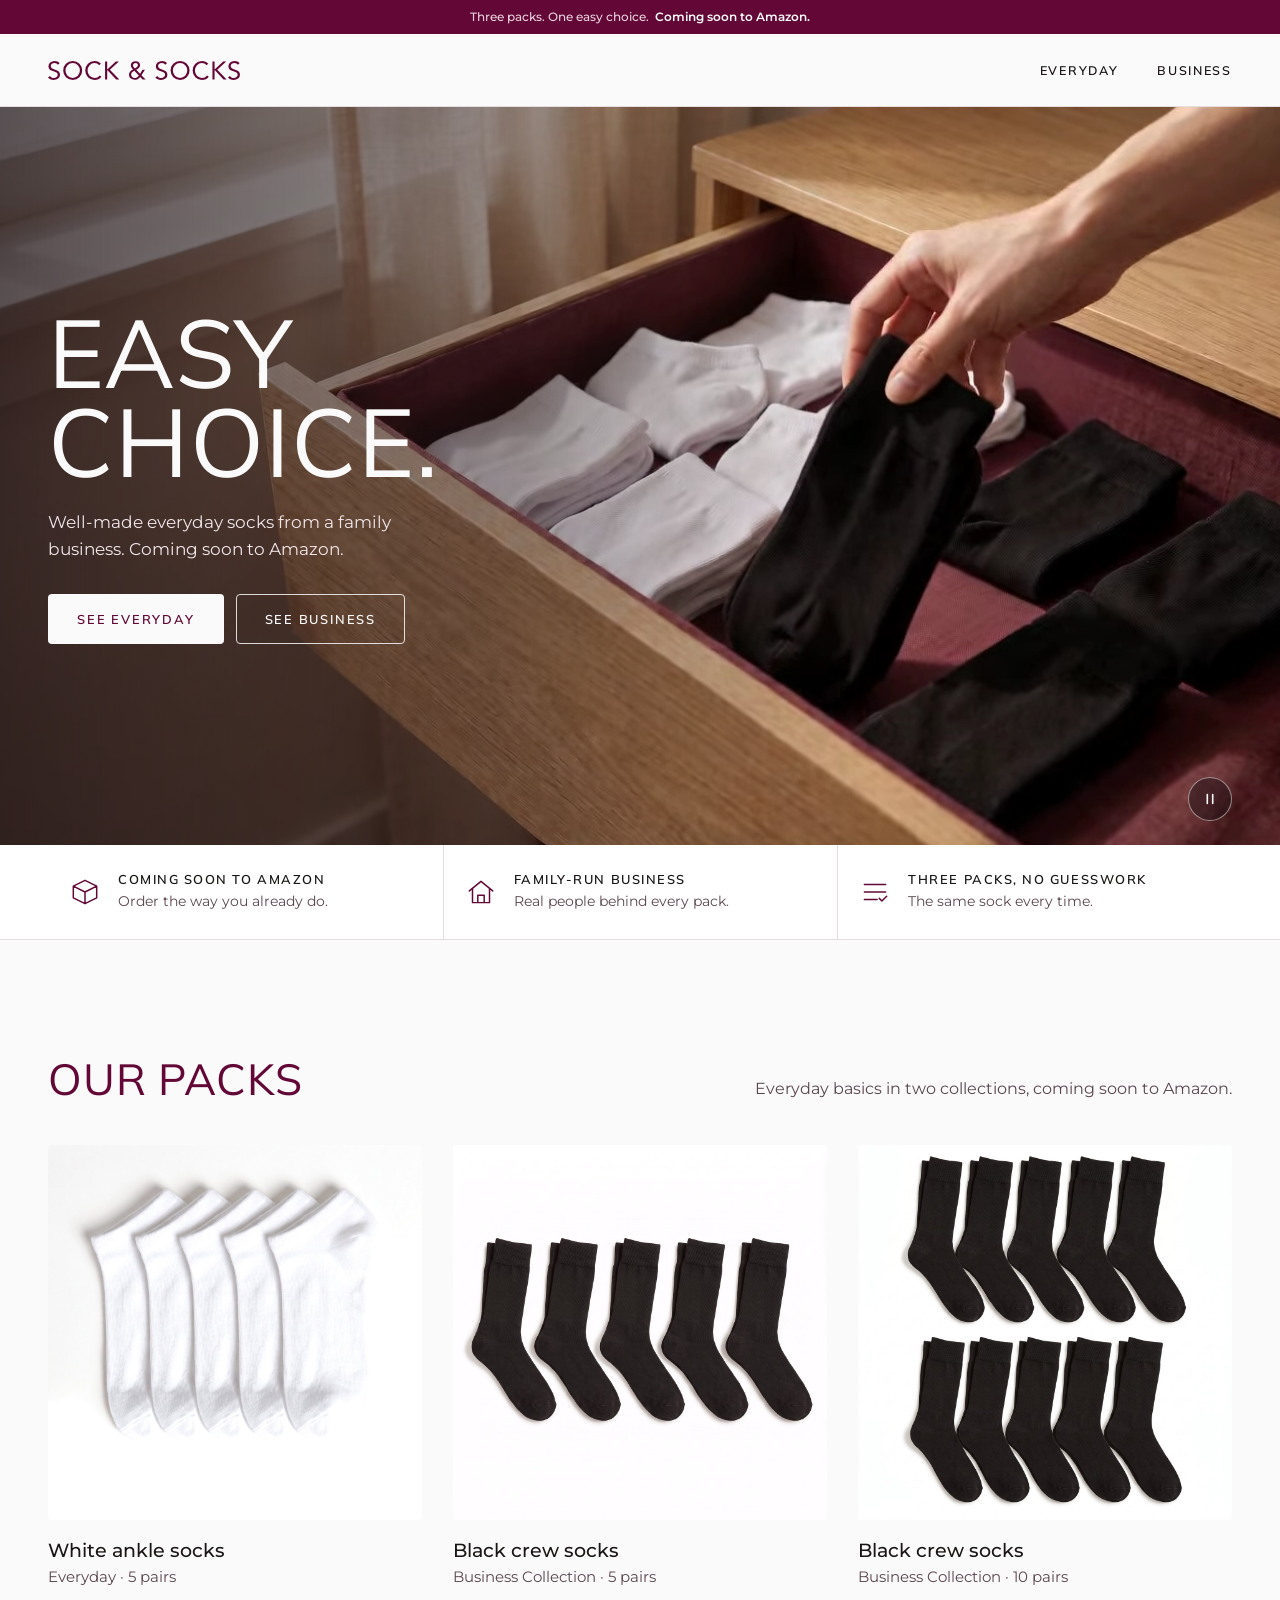
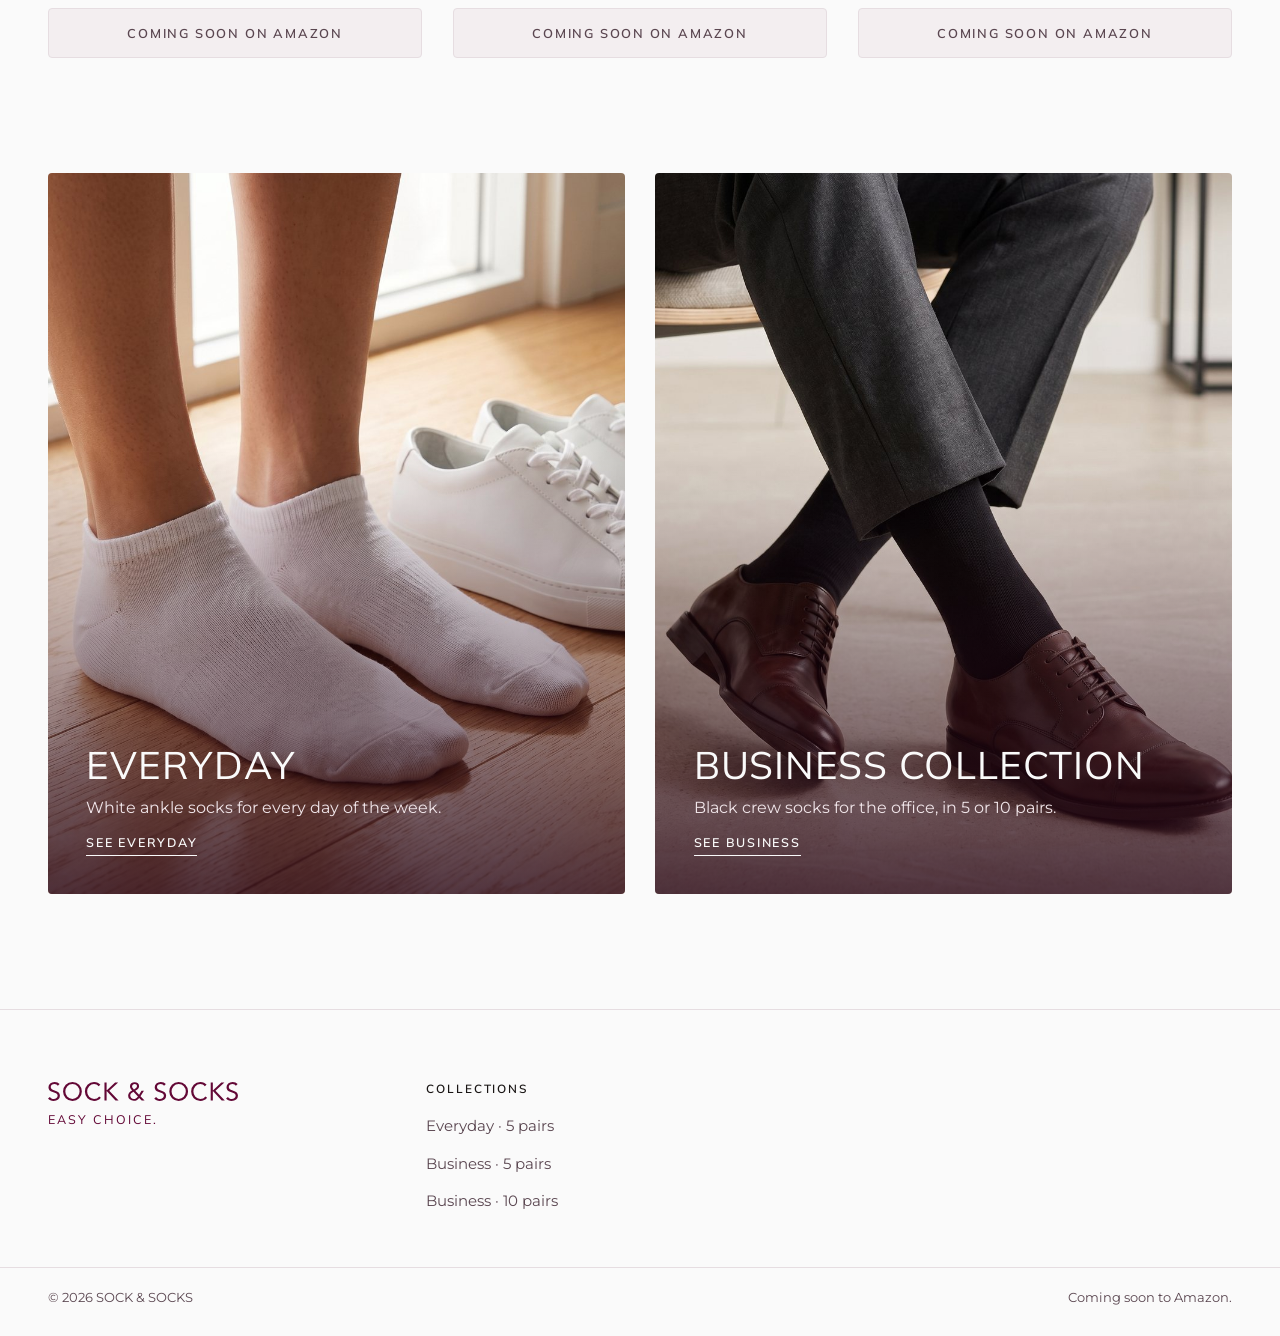
<file: index.html>
<!doctype html>
<html lang="en">
<head>
  <meta charset="utf-8">
  <meta name="viewport" content="width=device-width, initial-scale=1">
  <title>SOCK &amp; SOCKS — Easy Choice</title>
  <meta name="description" content="Well-made everyday socks from a family business. Three packs, one easy choice. Coming soon to Amazon.">
  <meta name="theme-color" content="#630836">
  <link rel="canonical" href="https://sockandsocks.com/">
  <meta property="og:title" content="SOCK &amp; SOCKS — Easy Choice">
  <meta property="og:description" content="Well-made everyday socks from a family business. Coming soon to Amazon.">
  <meta property="og:image" content="https://sockandsocks.com/assets/media/hero-poster.jpg">
  <meta property="og:url" content="https://sockandsocks.com/">
  <link rel="icon" href="assets/img/wordmark.svg" type="image/svg+xml">
  <link rel="preload" href="assets/fonts/mulish-latin-400-normal.woff2" as="font" type="font/woff2" crossorigin>
  <link rel="stylesheet" href="assets/fonts.css">
  <link rel="stylesheet" href="assets/styles.css">
</head>
<body>
  <a class="skip" href="#main">Skip to content</a>

  <p class="announce">Three packs. One easy choice. <strong>Coming soon to Amazon.</strong></p>

  <header class="site-header">
    <div class="wrap header-row">
      <a class="brand" href="./" aria-label="SOCK &amp; SOCKS home">
        <img src="assets/img/wordmark.svg" alt="SOCK &amp; SOCKS" width="220" height="22">
      </a>
      <nav class="nav" aria-label="Main">
        <a href="#everyday-5">Everyday</a>
        <a href="#business-5">Business</a>
      </nav>
    </div>
  </header>

  <main id="main">
    <section class="hero" aria-labelledby="hero-title">
      <video class="hero-video" autoplay muted loop playsinline preload="metadata" poster="assets/media/hero-poster.jpg" aria-hidden="true">
        <source src="assets/media/hero.webm" type="video/webm">
        <source src="assets/media/hero.mp4" type="video/mp4">
      </video>
      <div class="hero-shade" aria-hidden="true"></div>
      <div class="wrap hero-inner">
        <h1 id="hero-title" class="hero-title">Easy<br>Choice.</h1>
        <p class="hero-line">Well-made everyday socks from a family business. Coming soon to Amazon.</p>
        <div class="hero-ctas">
          <a class="btn btn-light" href="#everyday-5">See Everyday</a>
          <a class="btn btn-ghost" href="#business-5">See Business</a>
        </div>
      </div>
      <button class="video-toggle" type="button" aria-pressed="false" aria-label="Pause background video">
        <svg class="i-pause" viewBox="0 0 20 20" aria-hidden="true"><path d="M7 5v10M13 5v10" stroke="currentColor" stroke-width="1.8" stroke-linecap="round"/></svg>
        <svg class="i-play" viewBox="0 0 20 20" aria-hidden="true"><path d="M7 5.5v9l7.5-4.5z" fill="currentColor"/></svg>
      </button>
    </section>

    <section class="trust" aria-label="Why SOCK &amp; SOCKS">
      <ul class="wrap trust-list">
        <li>
          <svg class="ti" viewBox="0 0 32 32" aria-hidden="true"><path d="M5 10.5 16 5l11 5.5v11L16 27 5 21.5z M5 10.5 16 16l11-5.5 M16 16v11" fill="none" stroke="currentColor" stroke-width="1.4" stroke-linejoin="round"/></svg>
          <div><strong>Coming soon to Amazon</strong><span>Order the way you already do.</span></div>
        </li>
        <li>
          <svg class="ti" viewBox="0 0 32 32" aria-hidden="true"><path d="M5 15 16 6l11 9 M8 13v13h16V13 M13 26v-7h6v7" fill="none" stroke="currentColor" stroke-width="1.4" stroke-linejoin="round" stroke-linecap="round"/></svg>
          <div><strong>Family-run business</strong><span>Real people behind every pack.</span></div>
        </li>
        <li>
          <svg class="ti" viewBox="0 0 32 32" aria-hidden="true"><path d="M6 9h20M6 16h20M6 23h12" fill="none" stroke="currentColor" stroke-width="1.4" stroke-linecap="round"/><path d="m20 22 2.5 2.5L27 20" fill="none" stroke="currentColor" stroke-width="1.4" stroke-linecap="round" stroke-linejoin="round"/></svg>
          <div><strong>Three packs, no guesswork</strong><span>The same sock every time.</span></div>
        </li>
      </ul>
    </section>

    <section id="packs" class="packs" aria-labelledby="packs-title">
      <div class="wrap">
        <div class="section-head">
          <h2 id="packs-title" class="h2">Our packs</h2>
          <p class="section-sub">Everyday basics in two collections, coming soon to Amazon.</p>
        </div>

        <ul class="grid-products">
          <li class="card" id="everyday-5">
            <div class="card-frame">
            <div class="card-media">
              <img class="img-a" src="assets/img/everyday-5.jpg" alt="Five pairs of plain white ankle socks" width="1200" height="1200" loading="lazy">
              <img class="img-b" src="assets/img/everyday-5-worn.jpg" alt="White ankle socks worn with white sneakers" width="1200" height="1200" loading="lazy">
            </div>
            <span class="swipe-tag" aria-hidden="true">Swipe</span>
            </div>
            <div class="card-body">
              <h3 class="card-title">White ankle socks</h3>
              <p class="card-meta">Everyday · 5 pairs</p>
              <span class="btn btn-soon btn-block">Coming soon on Amazon</span>
            </div>
          </li>
          <li class="card" id="business-5">
            <div class="card-frame">
            <div class="card-media">
              <img class="img-a" src="assets/img/business-5.jpg" alt="Five pairs of plain black crew dress socks" width="1200" height="1200" loading="lazy">
              <img class="img-b" src="assets/img/business-5-worn.jpg" alt="Black crew socks worn with a suit and brown shoes" width="1200" height="1200" loading="lazy">
            </div>
            <span class="swipe-tag" aria-hidden="true">Swipe</span>
            </div>
            <div class="card-body">
              <h3 class="card-title">Black crew socks</h3>
              <p class="card-meta">Business Collection · 5 pairs</p>
              <span class="btn btn-soon btn-block">Coming soon on Amazon</span>
            </div>
          </li>
          <li class="card" id="business-10">
            <div class="card-frame">
            <div class="card-media">
              <img class="img-a" src="assets/img/business-10.jpg" alt="Ten pairs of plain black crew dress socks" width="1200" height="1200" loading="lazy">
              <img class="img-b" src="assets/img/business-10-worn.jpg" alt="Hands packing folded black socks into a travel bag" width="1200" height="1200" loading="lazy">
            </div>
            <span class="swipe-tag" aria-hidden="true">Swipe</span>
            </div>
            <div class="card-body">
              <h3 class="card-title">Black crew socks</h3>
              <p class="card-meta">Business Collection · 10 pairs</p>
              <span class="btn btn-soon btn-block">Coming soon on Amazon</span>
            </div>
          </li>
        </ul>
      </div>
    </section>

    <section class="collections" aria-label="Collections">
      <div class="wrap coll-grid">
        <a class="coll" href="#everyday-5">
          <img src="assets/img/everyday-5-worn.jpg" alt="" width="1200" height="1200" loading="lazy">
          <span class="coll-text">
            <span class="coll-title">Everyday</span>
            <span class="coll-line">White ankle socks for every day of the week.</span>
            <span class="coll-cta">See Everyday</span>
          </span>
        </a>
        <a class="coll" href="#business-5">
          <img src="assets/img/business-5-worn.jpg" alt="" width="1200" height="1200" loading="lazy">
          <span class="coll-text">
            <span class="coll-title">Business Collection</span>
            <span class="coll-line">Black crew socks for the office, in 5 or 10 pairs.</span>
            <span class="coll-cta">See Business</span>
          </span>
        </a>
      </div>
    </section>
  </main>

  <footer class="site-footer">
    <div class="wrap footer-cols">
      <div class="footer-brand">
        <img src="assets/img/wordmark.svg" alt="SOCK &amp; SOCKS" width="200" height="20">
        <p>Easy Choice.</p>
      </div>
      <nav aria-label="Collections">
        <h2 class="footer-h">Collections</h2>
        <a href="#everyday-5">Everyday · 5 pairs</a>
        <a href="#business-5">Business · 5 pairs</a>
        <a href="#business-10">Business · 10 pairs</a>
      </nav>
    </div>
    <div class="wrap footer-base">
      <p>© 2026 SOCK &amp; SOCKS</p>
      <p>Coming soon to Amazon.</p>
    </div>
  </footer>

  <script src="assets/main.js" defer></script>
</body>
</html>
</file>
<file: assets/fonts.css>
/* Self-hosted fonts (no third-party requests). Mulish stands in for Avenir; Montserrat for body text. */
@font-face { font-family: "Mulish"; font-style: normal; font-weight: 300; font-display: swap; src: url("fonts/mulish-latin-300-normal.woff2") format("woff2"); }
@font-face { font-family: "Mulish"; font-style: normal; font-weight: 400 500; font-display: swap; src: url("fonts/mulish-latin-400-normal.woff2") format("woff2"); }
@font-face { font-family: "Mulish"; font-style: normal; font-weight: 600 700; font-display: swap; src: url("fonts/mulish-latin-600-normal.woff2") format("woff2"); }
@font-face { font-family: "Montserrat"; font-style: normal; font-weight: 400; font-display: swap; src: url("fonts/montserrat-latin-400-normal.woff2") format("woff2"); }
@font-face { font-family: "Montserrat"; font-style: normal; font-weight: 500; font-display: swap; src: url("fonts/montserrat-latin-500-normal.woff2") format("woff2"); }
@font-face { font-family: "Montserrat"; font-style: normal; font-weight: 600; font-display: swap; src: url("fonts/montserrat-latin-600-normal.woff2") format("woff2"); }
</file>
<file: assets/styles.css>
/* SOCK & SOCKS — home exploration v02. Layout reference: occulto.de, in the brand's burgundy + off-white. */

:root {
  --bur: #630836;
  --bur-deep: #4a0628;
  --off: #fafafa;
  --paper: #f3eef0;
  --white: #ffffff;
  --ink: #1a1615;
  --mute: #5a4650;
  --line: #e6dde1;
  --on-bur: #fafafa;
  --on-bur-mute: #ead3dd;

  --face-caps: "Avenir Next", "Avenir", "Mulish", "Helvetica Neue", sans-serif;
  --face-body: "Montserrat", "Helvetica Neue", Arial, sans-serif;

  --pad: clamp(16px, 4vw, 48px);
  --max: 1360px;
  --radius: 4px;
  --ease-out: cubic-bezier(0.16, 1, 0.3, 1);
}

*, *::before, *::after { box-sizing: border-box; }
html { -webkit-text-size-adjust: 100%; scroll-behavior: smooth; scrollbar-color: var(--bur) var(--off); accent-color: var(--bur); scroll-padding-top: 90px; }
body { margin: 0; background: var(--off); color: var(--ink); font: 400 1rem/1.6 var(--face-body); -webkit-font-smoothing: antialiased; }
::selection { background: var(--bur); color: var(--on-bur); }
img, svg, video { display: block; max-width: 100%; }
a { color: inherit; text-underline-offset: 0.22em; text-decoration-thickness: 1px; }
p { text-wrap: pretty; }
:focus-visible { outline: 2px solid var(--bur); outline-offset: 3px; }
.hero :focus-visible, .reorder :focus-visible, .announce :focus-visible { outline-color: var(--on-bur); }

.wrap { width: 100%; max-width: var(--max); margin-inline: auto; padding-inline: var(--pad); }
.skip { position: absolute; left: var(--pad); top: -60px; z-index: 60; background: var(--bur); color: var(--on-bur); padding: 10px 14px; font: 600 0.8rem/1 var(--face-caps); letter-spacing: 0.12em; text-transform: uppercase; }
.skip:focus { top: 8px; }

/* ---------- Announcement + header ---------- */
.announce {
  margin: 0; background: var(--bur); color: var(--on-bur-mute);
  font: 500 0.78rem/1.3 var(--face-body); text-align: center; padding: 9px var(--pad);
}
.announce a { color: var(--on-bur); font-weight: 600; margin-left: 0.4em; }

.site-header { position: sticky; top: env(safe-area-inset-top, 0px); z-index: 40; background: rgba(250, 250, 250, 0.96); border-bottom: 1px solid var(--line); }
.header-row { display: grid; grid-template-columns: auto 1fr auto; align-items: center; gap: 24px; min-height: 72px; }
.brand img { width: clamp(150px, 15vw, 210px); height: auto; }
.nav { display: flex; justify-content: center; gap: clamp(18px, 3vw, 44px); }
.nav a, .header-amazon {
  font: 600 0.78rem/1 var(--face-caps); letter-spacing: 0.14em; text-transform: uppercase;
  text-decoration: none; color: var(--ink); padding: 10px 0; white-space: nowrap;
}
.nav a:hover { color: var(--bur); text-decoration: underline; }
.header-amazon { display: inline-flex; align-items: center; gap: 8px; color: var(--bur); border: 1px solid var(--bur); padding: 11px 16px; border-radius: var(--radius); }
.header-amazon:hover { background: var(--bur); color: var(--on-bur); }
.ico { width: 13px; height: 13px; }

/* ---------- Buttons ---------- */
.btn {
  display: inline-flex; align-items: center; justify-content: center; gap: 10px;
  min-height: 50px; padding: 0 28px; border-radius: var(--radius);
  font: 600 0.8rem/1 var(--face-caps); letter-spacing: 0.14em; text-transform: uppercase; text-decoration: none;
  border: 1px solid transparent;
  transition: background-color 0.2s ease, color 0.2s ease, border-color 0.2s ease;
}
.btn:active { transform: translateY(1px); }
.btn-solid { background: var(--bur); color: var(--on-bur); }
.btn-solid:hover { background: var(--bur-deep); }
.btn-light { background: var(--off); color: var(--bur); }
.btn-light:hover { background: var(--white); }
.btn-ghost { border-color: rgba(250, 250, 250, 0.85); color: var(--on-bur); }
.btn-ghost:hover { background: rgba(250, 250, 250, 0.14); }
.btn-block { width: 100%; }

/* ---------- Hero ---------- */
.hero { position: relative; min-height: min(82vh, 820px); display: flex; align-items: center; overflow: hidden; background: #2a2220; color: var(--on-bur); }
.hero-video { position: absolute; inset: 0; width: 100%; height: 100%; object-fit: cover; object-position: 60% center; }
.hero-shade { position: absolute; inset: 0; background: linear-gradient(90deg, rgba(26, 14, 18, 0.72) 0%, rgba(26, 14, 18, 0.45) 38%, rgba(26, 14, 18, 0) 68%); }
.hero-inner { position: relative; padding-block: 96px; }
.hero-title {
  margin: 0; font: 400 clamp(3.2rem, 8vw, 6rem)/0.92 var(--face-caps); text-transform: uppercase; letter-spacing: 0.01em;
  animation: rise 1s var(--ease-out) both;
}
.hero-line { max-width: 34ch; margin: 24px 0 0; font-size: clamp(1rem, 1.3vw, 1.15rem); color: #f1e6ea; text-wrap: balance; animation: rise 1s 0.12s var(--ease-out) both; }
.hero-ctas { display: flex; flex-wrap: wrap; gap: 12px; margin-top: 32px; animation: rise 1s 0.22s var(--ease-out) both; }
@keyframes rise { from { opacity: 0.6; transform: translateY(14px); } }
.video-toggle {
  position: absolute; right: var(--pad); bottom: 24px; width: 44px; height: 44px; border-radius: 50%;
  display: grid; place-items: center; cursor: pointer;
  background: rgba(26, 14, 18, 0.45); color: var(--on-bur); border: 1px solid rgba(250, 250, 250, 0.5);
}
.video-toggle svg { width: 18px; height: 18px; }
.video-toggle .i-play { display: none; }
.video-toggle[aria-pressed="true"] .i-play { display: block; }
.video-toggle[aria-pressed="true"] .i-pause { display: none; }
.video-toggle:hover { background: rgba(26, 14, 18, 0.7); }

/* ---------- Trust strip ---------- */
.trust { background: var(--white); border-bottom: 1px solid var(--line); }
.trust-list { list-style: none; margin: 0 auto; display: grid; grid-template-columns: repeat(3, 1fr); }
.trust-list li { display: flex; align-items: center; gap: 16px; padding: 26px 20px; }
.trust-list li + li { border-left: 1px solid var(--line); }
.ti { width: 34px; height: 34px; flex: none; color: var(--bur); }
.trust-list strong { display: block; font: 600 0.8rem/1.3 var(--face-caps); letter-spacing: 0.12em; text-transform: uppercase; color: var(--ink); }
.trust-list span { font-size: 0.88rem; color: var(--mute); }

/* ---------- Section head ---------- */
.h2 { margin: 0; font: 400 clamp(1.8rem, 3.4vw, 2.8rem)/1.05 var(--face-caps); text-transform: uppercase; letter-spacing: 0.02em; color: var(--bur); text-wrap: balance; }
.section-head { display: flex; flex-wrap: wrap; align-items: end; justify-content: space-between; gap: 12px 40px; margin-bottom: clamp(28px, 4vw, 44px); }
.section-sub { margin: 0; color: var(--mute); max-width: 44ch; }

/* ---------- Products ---------- */
.packs { padding-block: clamp(64px, 9vw, 120px); }
.grid-products { list-style: none; margin: 0; padding: 0; display: grid; grid-template-columns: repeat(3, 1fr); gap: clamp(16px, 2.4vw, 32px); }
.card { display: flex; flex-direction: column; }
.card-frame { position: relative; }
.swipe-tag { display: none; }
.card-media { position: relative; display: block; aspect-ratio: 1; overflow: hidden; background: var(--white); border-radius: var(--radius); }
.card-media img { position: absolute; inset: 0; width: 100%; height: 100%; object-fit: cover; transition: opacity 0.5s var(--ease-out), transform 0.9s var(--ease-out); }
.card-media .img-b { opacity: 0; }
.card-media:hover .img-b, .card-media:focus-visible .img-b { opacity: 1; transform: scale(1.03); }
.card-body { display: grid; gap: 4px; padding-top: 18px; }
.card-title { margin: 0; font: 500 1.2rem/1.3 var(--face-body); color: var(--ink); }
.card-meta { margin: 0 0 14px; color: var(--mute); font-size: 0.92rem; }

/* ---------- Collection banners ---------- */
.collections { padding-bottom: clamp(64px, 9vw, 120px); }
.coll-grid { display: grid; grid-template-columns: 1fr 1fr; gap: clamp(16px, 2.4vw, 32px); }
.coll { position: relative; display: block; aspect-ratio: 4 / 5; overflow: hidden; border-radius: var(--radius); color: var(--on-bur); text-decoration: none; }
.coll img { width: 100%; height: 100%; object-fit: cover; transition: transform 1s var(--ease-out); }
.coll::after { content: ""; position: absolute; inset: 0; background: linear-gradient(0deg, rgba(40, 6, 22, 0.78) 0%, rgba(40, 6, 22, 0.25) 40%, rgba(40, 6, 22, 0) 62%); }
.coll:hover img { transform: scale(1.03); }
.coll-text { position: absolute; left: 0; right: 0; bottom: 0; z-index: 1; display: grid; gap: 10px; padding: clamp(20px, 3vw, 40px); }
.coll-title { font: 400 clamp(1.7rem, 3vw, 2.6rem)/1 var(--face-caps); text-transform: uppercase; letter-spacing: 0.02em; }
.coll-line { max-width: 34ch; color: #f1e6ea; }
.coll-cta { justify-self: start; margin-top: 6px; font: 600 0.78rem/1 var(--face-caps); letter-spacing: 0.14em; text-transform: uppercase; border-bottom: 1px solid currentColor; padding-bottom: 6px; }

/* ---------- Story ---------- */
.story { background: var(--paper); padding-block: clamp(64px, 9vw, 120px); }
.story-grid { display: grid; grid-template-columns: 1fr 1fr; gap: clamp(28px, 5vw, 80px); align-items: center; }
.story-fig { margin: 0; aspect-ratio: 1; overflow: hidden; border-radius: var(--radius); }
.story-fig img { width: 100%; height: 100%; object-fit: cover; }
.story-body { display: grid; gap: 22px; justify-items: start; }
.proof { display: grid; gap: 14px; margin: 0; width: 100%; }
.proof dt { font: 600 0.72rem/1.2 var(--face-caps); letter-spacing: 0.16em; text-transform: uppercase; color: var(--bur); margin-bottom: 8px; }
.proof dd { margin: 0; }
.text-link { font: 600 0.78rem/1 var(--face-caps); letter-spacing: 0.14em; text-transform: uppercase; color: var(--bur); padding: 6px 0; }

/* placeholders (exploration only) */
.ph { margin: 0; border: 1px dashed rgba(99, 8, 54, 0.45); color: var(--mute); background: var(--off); font-size: 0.92rem; line-height: 1.5; padding: 12px 14px; width: 100%; }
.ph::before { content: "Placeholder · "; font: 700 0.6875rem/1 var(--face-caps); letter-spacing: 0.12em; text-transform: uppercase; color: var(--bur); }
.ph-inline { border-bottom: 1px dashed currentColor; text-decoration: none; }

/* ---------- Reorder ---------- */
.reorder { background: var(--bur); color: var(--on-bur); padding-block: clamp(56px, 8vw, 96px); }
.reorder-row { display: flex; flex-wrap: wrap; align-items: center; justify-content: space-between; gap: 28px 48px; }
.reorder-title { margin: 0; max-width: 16ch; font: 400 clamp(1.9rem, 4vw, 3.2rem)/1.02 var(--face-caps); text-transform: uppercase; letter-spacing: 0.02em; text-wrap: balance; }
.reorder-actions { display: grid; gap: 14px; justify-items: start; }
.reorder-actions p { margin: 0; color: var(--on-bur-mute); font-size: 0.92rem; }

/* ---------- Footer ---------- */
.site-footer { background: var(--off); border-top: 1px solid var(--line); padding-top: clamp(48px, 6vw, 72px); color: var(--mute); }
.footer-cols { display: grid; grid-template-columns: 1.4fr 1fr 1fr 1fr; gap: 32px; }
.footer-brand img { width: 190px; height: auto; }
.footer-contact { margin-top: 20px; font-style: normal; font-size: 0.92rem; max-width: 28ch; }
.footer-brand p { margin: 12px 0 0; font: 500 0.78rem/1 var(--face-caps); letter-spacing: 0.16em; text-transform: uppercase; color: var(--bur); }
.footer-cols nav { display: grid; gap: 4px; align-content: start; }
.footer-h { margin: 0 0 10px; font: 700 0.74rem/1.2 var(--face-caps); letter-spacing: 0.16em; text-transform: uppercase; color: var(--ink); }
.footer-cols nav a { text-decoration: none; font-size: 0.92rem; padding: 5px 0; }
.footer-cols nav a:hover { color: var(--bur); text-decoration: underline; }
.footer-base { display: flex; flex-wrap: wrap; justify-content: space-between; gap: 8px 24px; margin-top: 48px; padding-block: 20px 28px; border-top: 1px solid var(--line); font-size: 0.8rem; }
.footer-base p { margin: 0; }

/* exploration note */
.exploration {
  position: fixed; left: 12px; bottom: calc(12px + env(safe-area-inset-bottom, 0px)); z-index: 50; margin: 0; max-width: calc(100% - 24px);
  background: var(--ink); color: #efe6ea; font-size: 0.75rem; line-height: 1.35; padding: 8px 12px; border-radius: var(--radius);
  box-shadow: 0 4px 16px rgba(0, 0, 0, 0.18);
}
.exploration strong { font: 700 0.6875rem/1 var(--face-caps); letter-spacing: 0.12em; text-transform: uppercase; color: #fff; margin-right: 6px; }

/* ---------- Responsive ---------- */
@media (max-width: 960px) {
  .header-row { grid-template-columns: auto 1fr; }
  .nav { grid-column: 1 / -1; grid-row: 2; justify-content: flex-start; overflow-x: auto; padding-bottom: 6px; }
  .header-amazon { justify-self: end; }
  .grid-products { grid-template-columns: 1fr 1fr; }
  .grid-products .card:last-child { grid-column: 1 / -1; max-width: calc(50% - 12px); }
  .footer-cols { grid-template-columns: 1fr 1fr; }
}
@media (max-width: 680px) {
  .header-row { min-height: 60px; gap: 8px 16px; padding-block: 10px 4px; }
  .header-amazon { padding: 9px 12px; font-size: 0.6875rem; letter-spacing: 0.08em; }
  .nav { gap: 18px; }
  .nav a { font-size: 0.72rem; letter-spacing: 0.1em; }
  .hero { min-height: 78vh; align-items: flex-end; }
  .hero-video { object-position: 70% center; }
  .hero-shade { background: linear-gradient(0deg, rgba(26, 14, 18, 0.8) 0%, rgba(26, 14, 18, 0.45) 45%, rgba(26, 14, 18, 0.1) 75%); }
  .hero-inner { padding-block: 64px 88px; }
  .trust-list { grid-template-columns: 1fr; }
  .trust-list li { padding: 16px 0; }
  .trust-list li + li { border-left: 0; border-top: 1px solid var(--line); }
  .grid-products { grid-template-columns: 1fr; }
  .grid-products .card:last-child { max-width: none; }
  .coll-grid, .story-grid { grid-template-columns: 1fr; }
  .coll { aspect-ratio: 1; }
  .coll { aspect-ratio: auto; background: var(--bur); }
  .coll img { aspect-ratio: 1; height: auto; }
  .coll::after { content: none; }
  .coll-text { position: static; padding: 22px 20px 26px; }
  .footer-cols { grid-template-columns: 1fr 1fr; }
  .footer-brand { grid-column: 1 / -1; }
  .exploration { font-size: 0.75rem; }
}
@media (hover: none) {
  .card-media { display: flex; overflow-x: auto; scroll-snap-type: x mandatory; scrollbar-width: none; }
  .card-media::-webkit-scrollbar { display: none; }
  .card-media img, .card-media .img-b { position: static; flex: 0 0 100%; opacity: 1; transform: none; scroll-snap-align: start; }
  .swipe-tag {
    display: block; position: absolute; right: 10px; bottom: 10px; pointer-events: none;
    font: 600 0.6875rem/1 var(--face-caps); letter-spacing: 0.12em; text-transform: uppercase;
    background: rgba(250, 250, 250, 0.92); color: var(--bur); padding: 6px 8px; border-radius: var(--radius);
  }
}
@media (prefers-reduced-motion: reduce) {
  html { scroll-behavior: auto; }
  .hero-title, .hero-line, .hero-ctas { animation: none; }
  .card-media img, .coll img { transition: none; }
}

/* Pre-launch: purchase buttons shown as "coming soon" until the Amazon listings are live */
.btn-soon { background: var(--paper); color: var(--mute); border-color: var(--line); cursor: default; }
.btn-soon:active { transform: none; }
.announce strong { color: var(--on-bur); font-weight: 600; margin-left: 0.3em; }
.header-row { grid-template-columns: auto 1fr; }
@media (min-width: 961px) { .nav { justify-content: flex-end; } }
</file>
